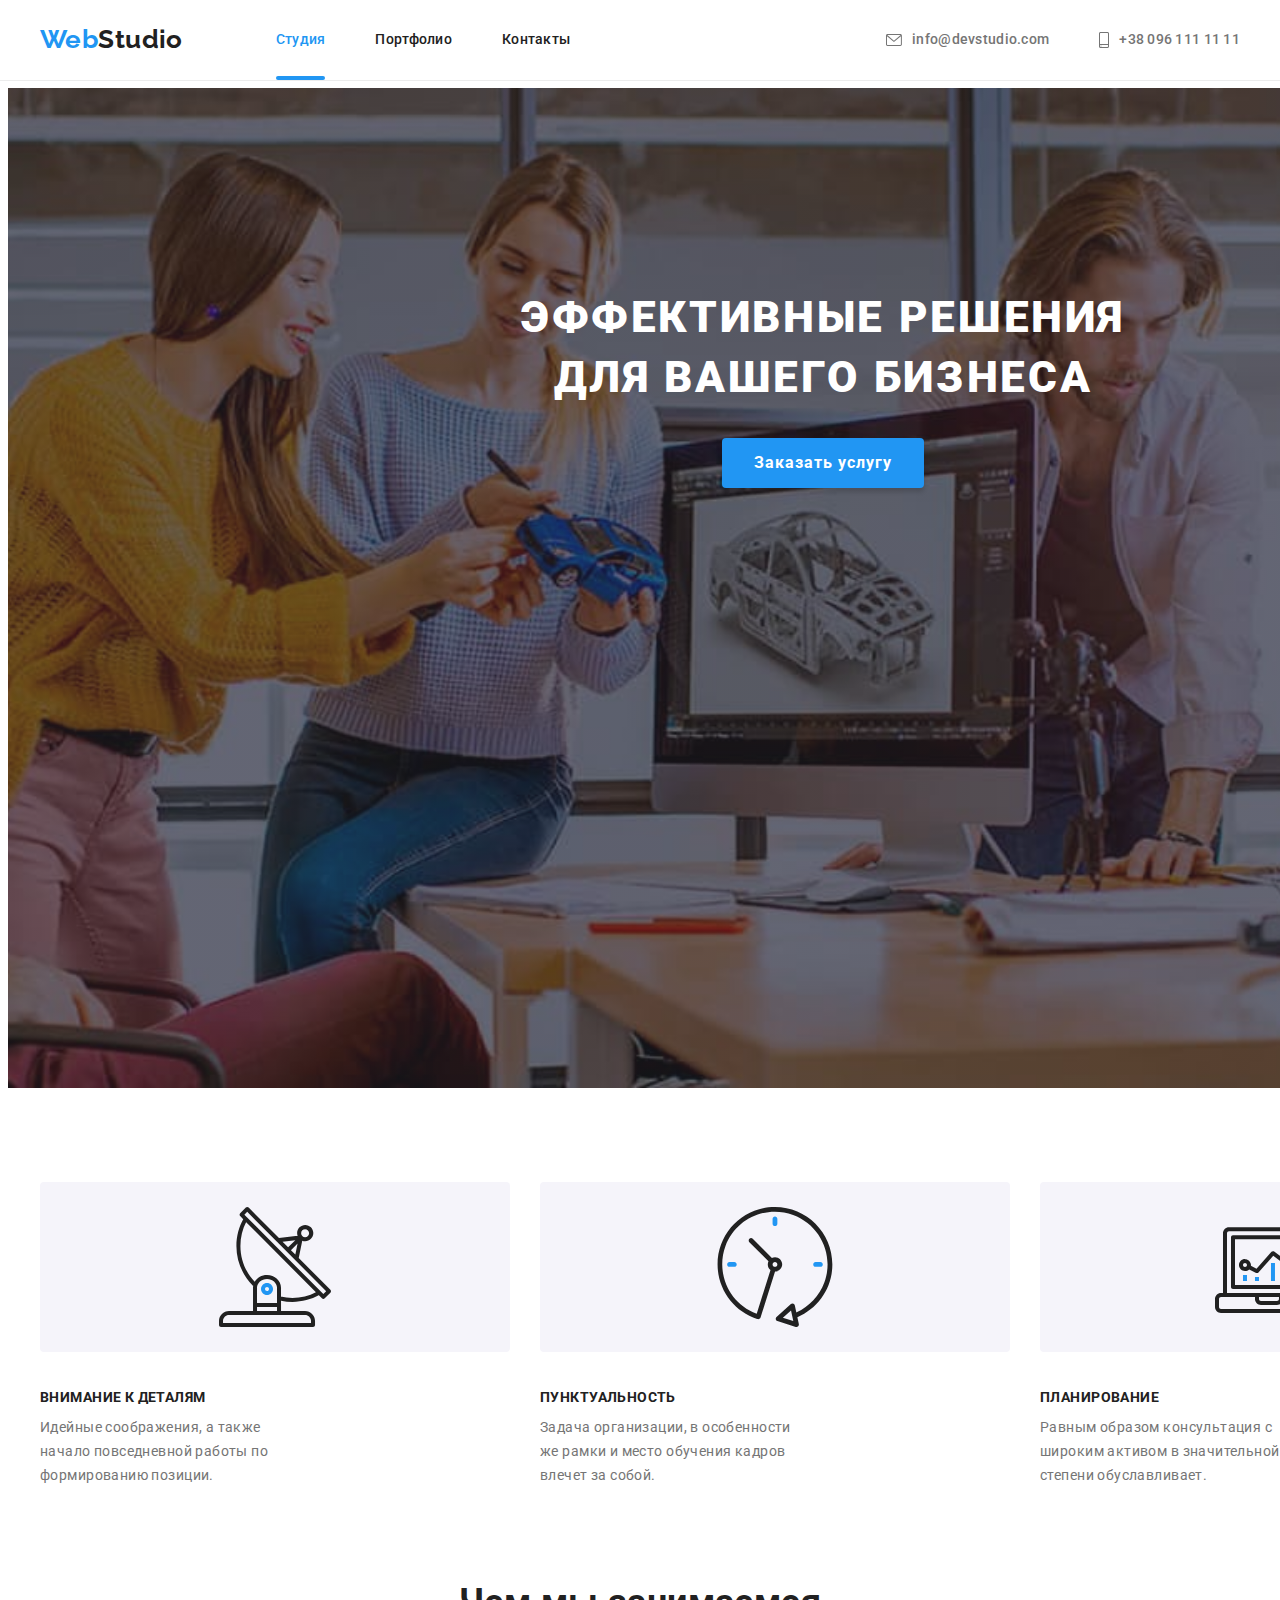
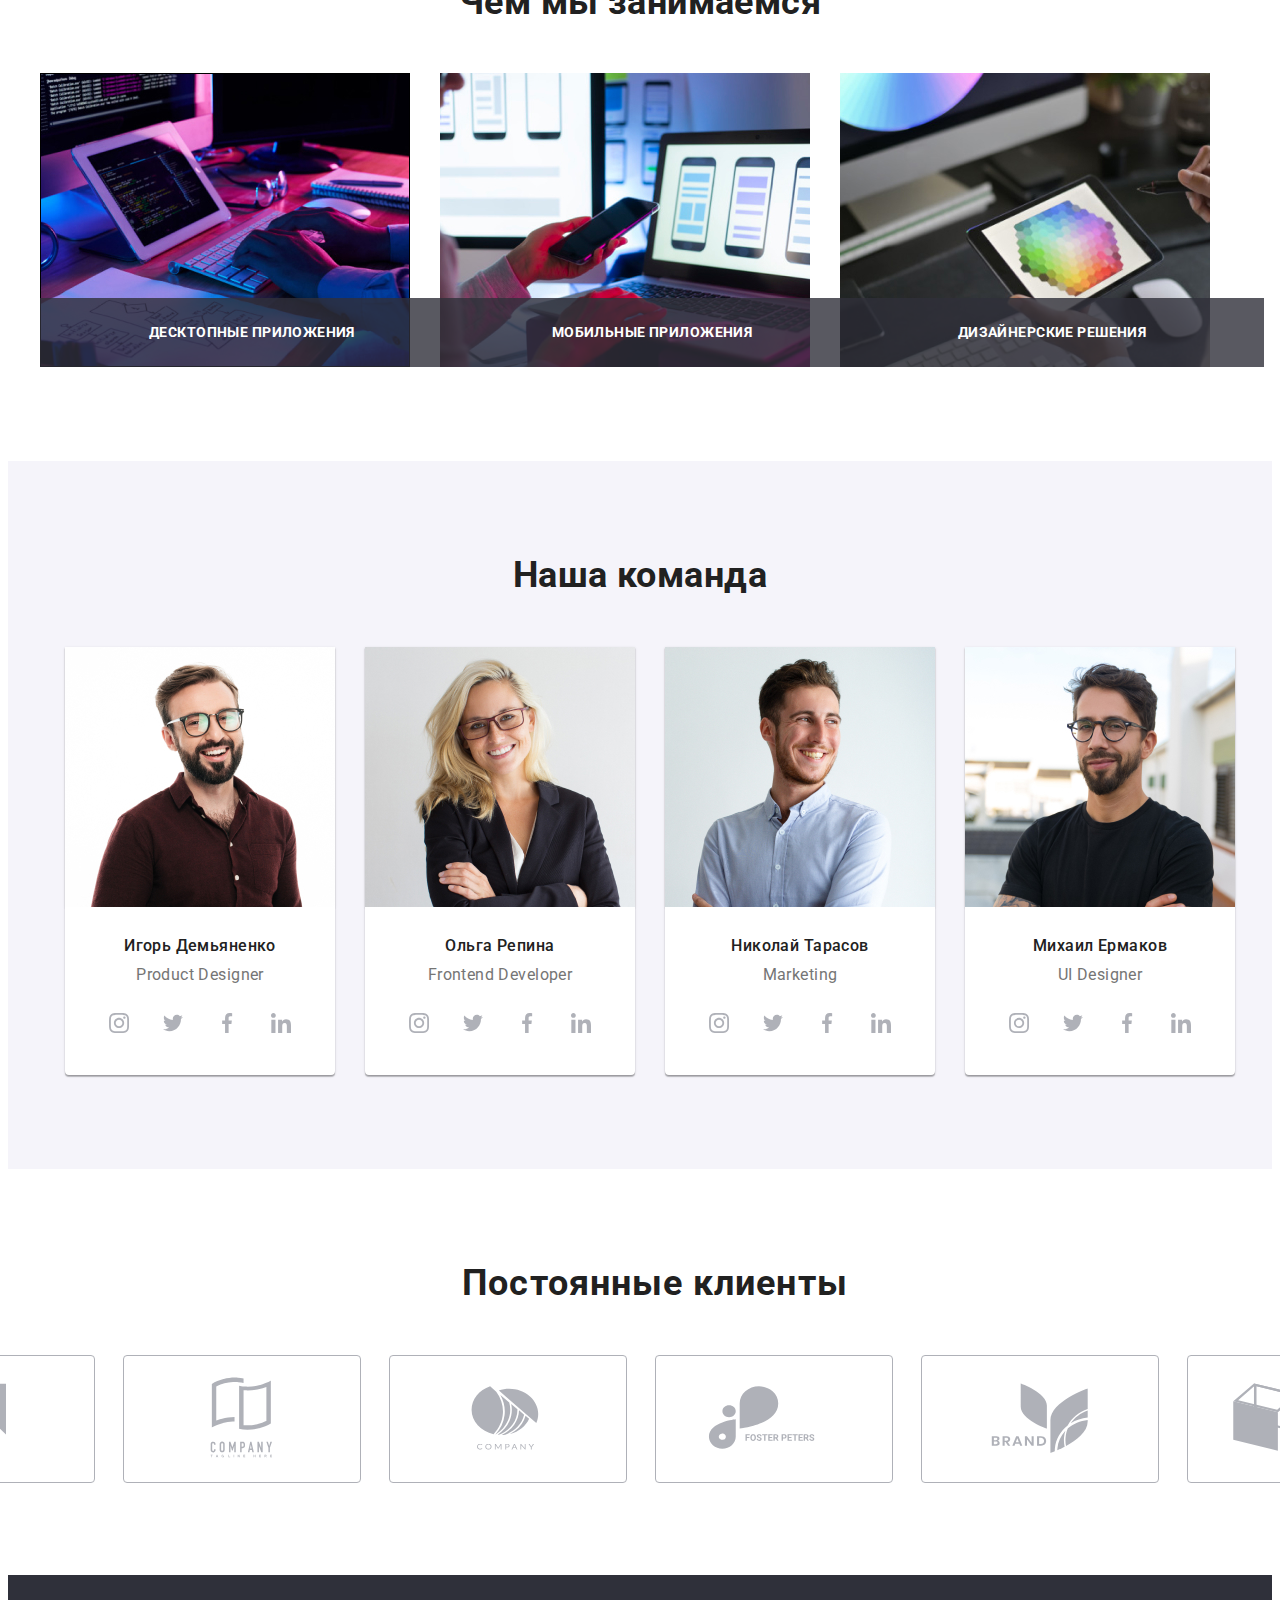
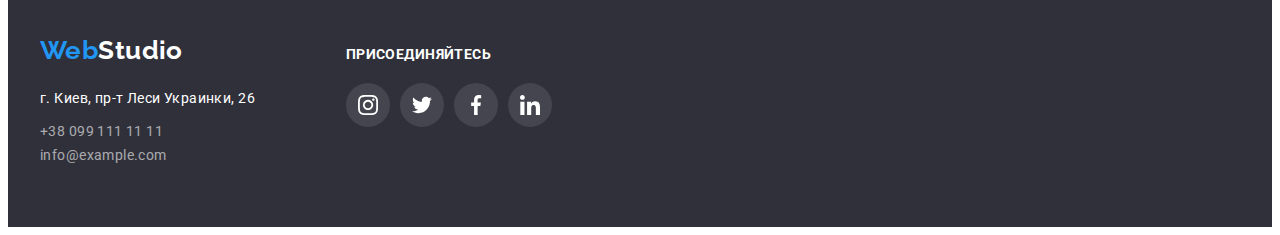
<file: index.html>
<!DOCTYPE html>
<html lang="en">
  <head>
    <meta charset="UTF-8" />
    <meta http-equiv="X-UA-Compatible" content="IE=edge" />
    <meta name="viewport" content="width=device-width, initial-scale=1.0" />
    <title>WebStudio</title>
    <link
      rel="stylesheet"
      href="https://cdnjs.cloudflare.com/ajax/libs/modern-normalize/1.1.0/modern-normalize.min.css"
      integrity="sha512-wpPYUAdjBVSE4KJnH1VR1HeZfpl1ub8YT/NKx4PuQ5NmX2tKuGu6U/JRp5y+Y8XG2tV+wKQpNHVUX03MfMFn9Q=="
      crossorigin="anonymous"
      referrerpolicy="no-referrer"
    />
    <link rel="preconnect" href="https://fonts.googleapis.com" />
    <link rel="preconnect" href="https://fonts.gstatic.com" crossorigin />
    <link
      href="https://fonts.googleapis.com/css2?family=Raleway:wght@700&family=Roboto:wght@400;500;700;900&display=swap"
      rel="stylesheet"
    />
    <link rel="stylesheet" href="./css/styles.css" />
  </head>
  <body>
    <header class="header">
      <div class="container">
        <nav class="header-nav">
          <a href="./index.html" class="logo link">Web</a>
          <ul class="site-nav list">
            <li class="site-nav-item">
              <a href="./index.html" class="link current">Студия</a>
            </li>
            <li class="site-nav-item">
              <a href="./portfolio.html" class="link">Портфолио</a>
            </li>
            <li class="site-nav-item">
              <a href="" class="link">Контакты</a>
            </li>
          </ul>
          <div class="auth-nav">
            <a href="mailto:info@devstudio.com" class="link auth-nav-link">
              <svg class="svg-mail">
                <use href="./images/icons.svg#icon-envelope"></use></svg
              >info@devstudio.com</a
            >
            <a href="tel:+380961111111" class="link auth-nav-link">
              <svg class="svg-tel">
                <use href="./images/icons.svg#icon-smartphone"></use></svg
              >+38 096 111 11 11</a
            >
          </div>
        </nav>
      </div>
    </header>
    <main>
      <section class="hero container">
        <div class="hero-box">
          <h1 class="hero-title">Эффективные решения для вашего бизнеса</h1>
          <button type="button" class="btn-hero">Заказать услугу</button>
        </div>
      </section>
      <section class="section-speciality">
        <div class="container">
          <h2 class="section-title visually-hidden">Особенности</h2>
          <ul class="list speciality">
            <li class="speciality-items">
              <svg>
                <use href="./images/icons.svg#icon-antenna"></use>
              </svg>
              <h3 class="section-title-description">Внимание к деталям</h3>
              <p class="description">
                Идейные соображения, а также начало повседневной работы по
                формированию позиции.
              </p>
            </li>
            <li class="speciality-items">
              <svg>
                <use href="./images/icons.svg#icon-clock"></use>
              </svg>
              <h3 class="section-title-description">Пунктуальность</h3>
              <p class="description">
                Задача организации, в особенности же рамки и место обучения
                кадров влечет за собой.
              </p>
            </li>
            <li class="speciality-items">
              <svg>
                <use href="./images/icons.svg#icon-diagram"></use>
              </svg>
              <h3 class="section-title-description">Планирование</h3>
              <p class="description">
                Равным образом консультация с широким активом в значительной
                степени обуславливает.
              </p>
            </li>
            <li class="speciality-items">
              <svg>
                <use href="./images/icons.svg#icon-astronaut"></use>
              </svg>
              <h3 class="section-title-description">Современные технологии</h3>
              <p class="description">
                Значимость этих проблем настолько очевидна, что реализация
                плановых заданий.
              </p>
            </li>
          </ul>
        </div>
      </section>
      <section class="section-about">
        <div class="container">
          <h2 class="section-title about">Чем мы занимаемся</h2>
          <ul class="list about-list">
            <li class="about-item">
              <img
                src="./images/box_1.jpg"
                alt="Десктопные приложения"
                width="370"
              />
              <span class="about-item-description">Десктопные приложения</span>
            </li>
            <li class="about-item">
              <img
                src="./images/box_2.jpg"
                alt="Мобильные приложения"
                width="370"
              />
              <span class="about-item-description">Мобильные приложения</span>
            </li>
            <li class="about-item">
              <img
                src="./images/box_3.jpg"
                alt="Дизайнерские решения"
                width="370"
              />
              <span class="about-item-description">Дизайнерские решения</span>
            </li>
          </ul>
        </div>
      </section>
      <section class="section our-team">
        <div class="container">
          <h2 class="section-title titel-team">Наша команда</h2>
          <ul class="list soc-team-list">
            <li class="card-team">
              <img src="./images/team_card_1.jpg" alt="Фото_1" width="270" />
              <div class="text-box">
                <h3 class="section-team">Игорь Демьяненко</h3>
                <p class="position">Product Designer</p>
                <ul class="list soc-team-list">
                  <li class="soc-team-item">
                    <a href="" class="link soc-link"
                      ><svg class="soc-team-svg">
                        <use href="./images/icons.svg#icon-instagram"></use>
                      </svg>
                    </a>
                  </li>
                  <li class="soc-team-item">
                    <a href="" class="link soc-link"
                      ><svg class="soc-team-svg">
                        <use href="./images/icons.svg#icon-twitter"></use>
                      </svg>
                    </a>
                  </li>
                  <li class="soc-team-item">
                    <a href="" class="link soc-link"
                      ><svg class="soc-team-svg">
                        <use href="./images/icons.svg#icon-facebook"></use>
                      </svg>
                    </a>
                  </li>
                  <li class="soc-team-item">
                    <a href="" class="link soc-link"
                      ><svg class="soc-team-svg">
                        <use href="./images/icons.svg#icon-linkedin"></use>
                      </svg>
                    </a>
                  </li>
                </ul>
              </div>
            </li>
            <li class="card-team">
              <img src="./images/team_card_2.jpg" alt="Фото_2" width="270" />
              <div class="text-box">
                <h3 class="section-team">Ольга Репина</h3>
                <p class="position">Frontend Developer</p>
                <ul class="list soc-team-list">
                  <li class="soc-team-item">
                    <a href="" class="link soc-link"
                      ><svg class="soc-team-svg">
                        <use href="./images/icons.svg#icon-instagram"></use>
                      </svg>
                    </a>
                  </li>
                  <li class="soc-team-item">
                    <a href="" class="link soc-link"
                      ><svg class="soc-team-svg">
                        <use href="./images/icons.svg#icon-twitter"></use>
                      </svg>
                    </a>
                  </li>
                  <li class="soc-team-item">
                    <a href="" class="link soc-link"
                      ><svg class="soc-team-svg">
                        <use href="./images/icons.svg#icon-facebook"></use>
                      </svg>
                    </a>
                  </li>
                  <li class="soc-team-item">
                    <a href="" class="link soc-link"
                      ><svg class="soc-team-svg">
                        <use href="./images/icons.svg#icon-linkedin"></use>
                      </svg>
                    </a>
                  </li>
                </ul>
              </div>
            </li>
            <li class="card-team">
              <img src="./images/team_card_3.jpg" alt="Фото_3" width="270" />
              <div class="text-box">
                <h3 class="section-team">Николай Тарасов</h3>
                <p class="position">Marketing</p>
                <ul class="list soc-team-list">
                  <li class="soc-team-item">
                    <a href="" class="link soc-link"
                      ><svg class="soc-team-svg">
                        <use href="./images/icons.svg#icon-instagram"></use>
                      </svg>
                    </a>
                  </li>
                  <li class="soc-team-item">
                    <a href="" class="link soc-link"
                      ><svg class="soc-team-svg">
                        <use href="./images/icons.svg#icon-twitter"></use>
                      </svg>
                    </a>
                  </li>
                  <li class="soc-team-item">
                    <a href="" class="link soc-link"
                      ><svg class="soc-team-svg">
                        <use href="./images/icons.svg#icon-facebook"></use>
                      </svg>
                    </a>
                  </li>
                  <li class="soc-team-item">
                    <a href="" class="link soc-link"
                      ><svg class="soc-team-svg">
                        <use href="./images/icons.svg#icon-linkedin"></use>
                      </svg>
                    </a>
                  </li>
                </ul>
              </div>
            </li>
            <li class="card-team">
              <img src="./images/team_card_4.jpg" alt="Фото_4" width="270" />
              <div class="text-box">
                <h3 class="section-team">Михаил Ермаков</h3>
                <p class="position">UI Designer</p>
                <ul class="list soc-team-list">
                  <li class="soc-team-item">
                    <a href="" class="link soc-link"
                      ><svg class="soc-team-svg">
                        <use href="./images/icons.svg#icon-instagram"></use>
                      </svg>
                    </a>
                  </li>
                  <li class="soc-team-item">
                    <a href="" class="link soc-link"
                      ><svg class="soc-team-svg">
                        <use href="./images/icons.svg#icon-twitter"></use>
                      </svg>
                    </a>
                  </li>
                  <li class="soc-team-item">
                    <a href="" class="link soc-link"
                      ><svg class="soc-team-svg">
                        <use href="./images/icons.svg#icon-facebook"></use>
                      </svg>
                    </a>
                  </li>
                  <li class="soc-team-item">
                    <a href="" class="link soc-link"
                      ><svg class="soc-team-svg">
                        <use href="./images/icons.svg#icon-linkedin"></use>
                      </svg>
                    </a>
                  </li>
                </ul>
              </div>
            </li>
          </ul>
        </div>
      </section>
      <section class="regular-client">
        <div class="container">
          <h2 class="regular-client-titel">Постоянные клиенты</h2>
          <ul class="regular-client-list list">
            <li class="regular-client-item">
              <a href="" class="link client-link">
                <svg class="svg-clients">
                  <use href="./images/icons.svg#icon-client1"></use>
                </svg>
              </a>
            </li>
            <li class="regular-client-item">
              <a href="" class="link client-link">
                <svg class="svg-clients">
                  <use href="./images/icons.svg#icon-client2"></use>
                </svg>
              </a>
            </li>
            <li class="regular-client-item">
              <a href="" class="link client-link">
                <svg class="svg-clients">
                  <use href="./images/icons.svg#icon-client3"></use>
                </svg>
              </a>
            </li>
            <li class="regular-client-item">
              <a href="" class="link client-link">
                <svg class="svg-clients">
                  <use href="./images/icons.svg#icon-client4"></use>
                </svg>
              </a>
            </li>
            <li class="regular-client-item">
              <a href="" class="link client-link">
                <svg class="svg-clients">
                  <use href="./images/icons.svg#icon-client5"></use>
                </svg>
              </a>
            </li>
            <li class="regular-client-item">
              <a href="" class="link client-link">
                <svg class="svg-clients">
                  <use href="./images/icons.svg#icon-client6"></use>
                </svg>
              </a>
            </li>
          </ul>
        </div>
      </section>
    </main>
    <footer class="footer">
      <div class="container">
        <div class="footer-box">
          <a href="./index.html" class="logo link">Web</a>
          <address class="address">
            <p class="map">г. Киев, пр-т Леси Украинки, 26</p>
            <a href="tel:+380991111111" class="link">+38 099 111 11 11</a>
            <a href="mailto:info@example.com" class="link">info@example.com</a>
          </address>
        </div>
        <div class="join-box">
          <h2 class="join-titel">присоединяйтесь</h2>
          <ul class="join-list list">
            <li class="join-item">
              <a href="" class="link join-link"
                ><svg class="footer-soc">
                  <use href="./images/icons.svg#icon-instagram"></use>
                </svg>
              </a>
            </li>
            <li class="join-item">
              <a href="" class="link join-link"
                ><svg class="footer-soc">
                  <use href="./images/icons.svg#icon-twitter"></use>
                </svg>
              </a>
            </li>
            <li class="join-item">
              <a href="" class="link join-link"
                ><svg class="footer-soc">
                  <use href="./images/icons.svg#icon-facebook"></use>
                </svg>
              </a>
            </li>
            <li class="join-item">
              <a href="" class="link join-link"
                ><svg class="footer-soc">
                  <use href="./images/icons.svg#icon-linkedin"></use>
                </svg>
              </a>
            </li>
          </ul>
        </div>
      </div>
    </footer>
  </body>
</html>
</file>
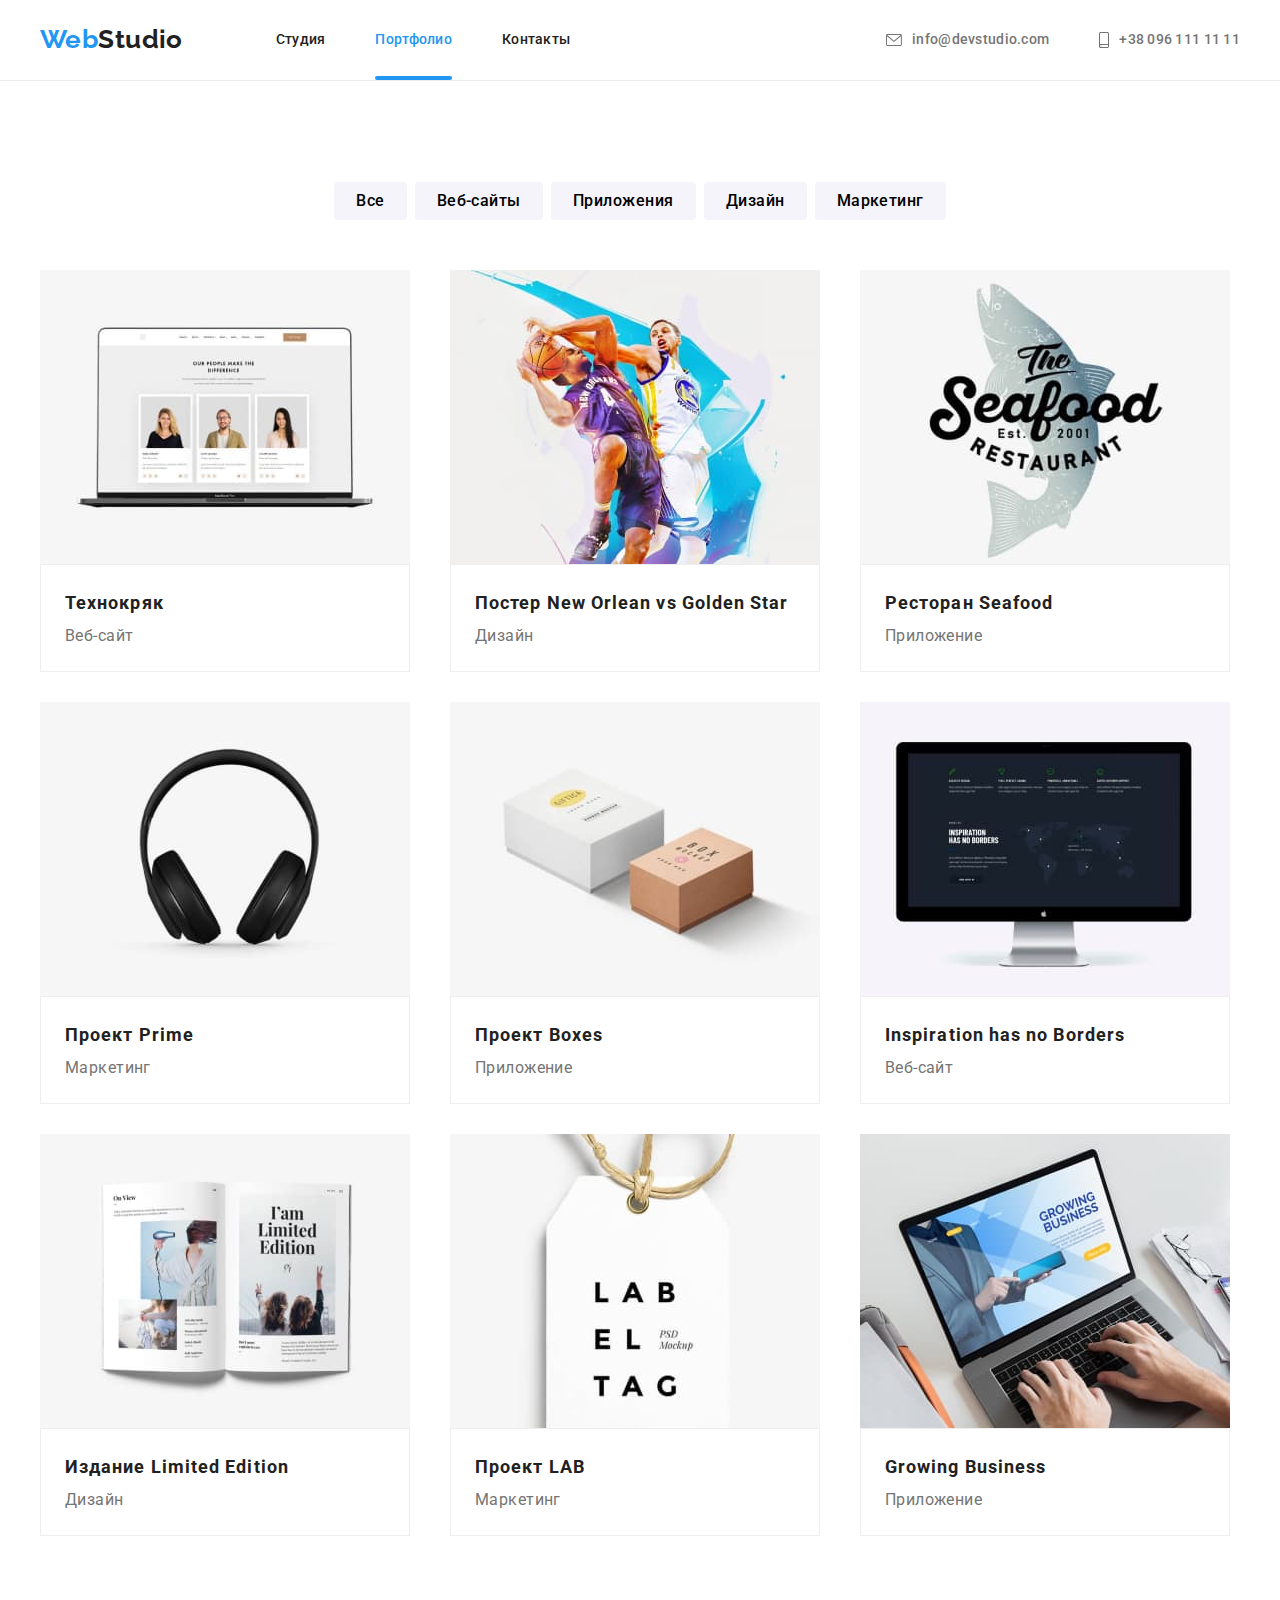
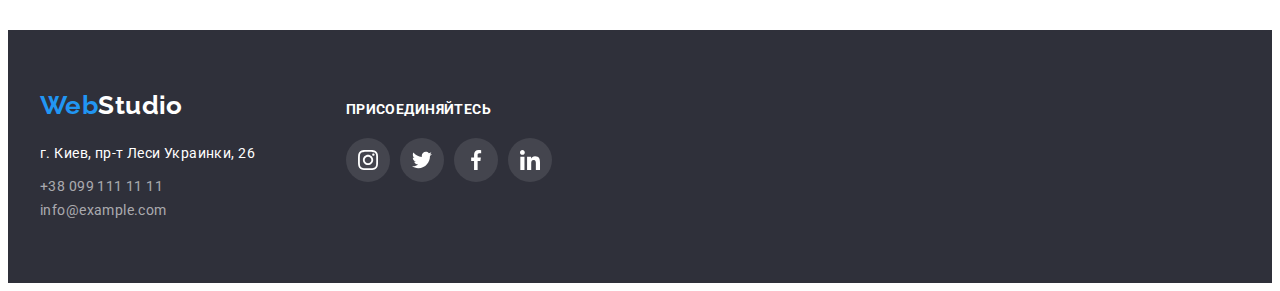
<file: portfolio.html>
<!DOCTYPE html>
<html lang="en">
  <head>
    <meta charset="UTF-8" />
    <meta http-equiv="X-UA-Compatible" content="IE=edge" />
    <meta name="viewport" content="width=device-width, initial-scale=1.0" />
    <title>Portfolio</title>
    <link
      rel="stylesheet"
      href="https://cdnjs.cloudflare.com/ajax/libs/modern-normalize/1.1.0/modern-normalize.min.css"
      integrity="sha512-wpPYUAdjBVSE4KJnH1VR1HeZfpl1ub8YT/NKx4PuQ5NmX2tKuGu6U/JRp5y+Y8XG2tV+wKQpNHVUX03MfMFn9Q=="
      crossorigin="anonymous"
      referrerpolicy="no-referrer"
    />
    <link rel="preconnect" href="https://fonts.googleapis.com" />
    <link rel="preconnect" href="https://fonts.gstatic.com" crossorigin />
    <link
      href="https://fonts.googleapis.com/css2?family=Raleway:wght@700&family=Roboto:wght@400;500;700;900&display=swap"
      rel="stylesheet"
    />
    <link rel="stylesheet" href="./css/styles.css" />
  </head>
  <body>
    <header class="header">
      <div class="container">
        <nav class="header-nav">
          <a href="./index.html" class="logo link">Web</a>
          <ul class="site-nav list">
            <li class="site-nav-item">
              <a href="./index.html" class="link">Студия</a>
            </li>
            <li class="site-nav-item">
              <a href="./portfolio.html" class="link current">Портфолио</a>
            </li>
            <li class="site-nav-item">
              <a href="" class="link">Контакты</a>
            </li>
          </ul>
          <div class="auth-nav">
            <a href="mailto:info@devstudio.com" class="link auth-nav-link">
              <svg class="svg-mail">
                <use href="./images/icons.svg#icon-envelope"></use></svg
              >info@devstudio.com</a
            >
            <a href="tel:+380961111111" class="link auth-nav-link">
              <svg class="svg-tel">
                <use href="./images/icons.svg#icon-smartphone"></use></svg
              >+38 096 111 11 11</a
            >
          </div>
        </nav>
      </div>
    </header>
    <main>
      <section class="section-portfolio">
        <div class="container">
          <h1 class="visually-hidden">Portfolio</h1>
          <ul class="list filter-btn-list">
            <li class="filter-btn-item">
              <button type="button" class="filter-btn">Все</button>
            </li>
            <li class="filter-btn-item">
              <button type="button" class="filter-btn">Веб-сайты</button>
            </li>
            <li class="filter-btn-item">
              <button type="button" class="filter-btn">Приложения</button>
            </li>
            <li class="filter-btn-item">
              <button type="button" class="filter-btn">Дизайн</button>
            </li>
            <li class="filter-btn-item">
              <button type="button" class="filter-btn">Маркетинг</button>
            </li>
          </ul>
          <ul class="list filter-list">
            <li class="filter-item">
              <div class="card-filter">
                <a href="" class="link">
                  <div class="filter-thumb">
                    <img
                      src="./images/project1.jpg"
                      alt="Фото_1"
                      width="370"
                      height="294"
                    />
                    <p class="filtert-description"
                      >Ресурс предлагает комплексные предложения с разным
                      уровнем функционала и сервисов. Все это позволит
                      посетителю получить исчерпывающие сведения о компании или
                      частном лице.</p
                    >
                  </div>

                  <div class="project-filter">
                    <h3 class="section-project">Технокряк</h3>
                    <p class="filter">Веб-сайт</p>
                  </div></a
                >
              </div>
            </li>
            <li class="filter-item">
              <div class="card-filter">
                <a href="" class="link">
                  <div class="filter-thumb">
                    <img
                      src="./images/project2.jpg"
                      alt="Фото_2"
                      width="370"
                      height="294"
                    />
                    <p class="filtert-description"
                      >Ресурс предлагает комплексные предложения с разным
                      уровнем функционала и сервисов. Все это позволит
                      посетителю получить исчерпывающие сведения о компании или
                      частном лице.</p
                    >
                  </div>
                  <div class="project-filter">
                    <h3 class="section-project">
                      Постер New Orlean vs Golden Star
                    </h3>
                    <p class="filter">Дизайн</p>
                  </div>
                </a>
              </div>
            </li>
            <li class="filter-item">
              <div class="card-filter">
                <a href="" class="link">
                  <div class="filter-thumb">
                    <img
                      src="./images/project3.jpg"
                      alt="Фото_3"
                      width="370"
                      height="294"
                    />
                    <p class="filtert-description"
                      >Ресурс предлагает комплексные предложения с разным
                      уровнем функционала и сервисов. Все это позволит
                      посетителю получить исчерпывающие сведения о компании или
                      частном лице.</p
                    >
                  </div>
                  <div class="project-filter">
                    <h3 class="section-project">Ресторан Seafood</h3>
                    <p class="filter">Приложение</p>
                  </div>
                </a>
              </div>
            </li>
            <li class="filter-item">
              <div class="card-filter">
                <a href="" class="link">
                  <div class="filter-thumb">
                    <img
                      src="./images/project4.jpg"
                      alt="Фото_4"
                      width="370"
                      height="294"
                    />
                    <p class="filtert-description"
                      >Ресурс предлагает комплексные предложения с разным
                      уровнем функционала и сервисов. Все это позволит
                      посетителю получить исчерпывающие сведения о компании или
                      частном лице.</p
                    >
                  </div>
                  <div class="project-filter">
                    <h3 class="section-project">Проект Prime</h3>
                    <p class="filter">Маркетинг</p>
                  </div>
                </a>
              </div>
            </li>
            <li class="filter-item">
              <div class="card-filter">
                <a href="" class="link">
                  <div class="filter-thumb">
                    <img
                      src="./images/project5.jpg"
                      alt="Фото_5"
                      width="370"
                      height="294"
                    />
                    <p class="filtert-description"
                      >Ресурс предлагает комплексные предложения с разным
                      уровнем функционала и сервисов. Все это позволит
                      посетителю получить исчерпывающие сведения о компании или
                      частном лице.</p
                    >
                  </div>
                  <div class="project-filter">
                    <h3 class="section-project">Проект Boxes</h3>
                    <p class="filter">Приложение</p>
                  </div>
                </a>
              </div>
            </li>
            <li class="filter-item">
              <div class="card-filter">
                <a href="" class="link">
                  <div class="filter-thumb">
                    <img
                      src="./images/project6.jpg"
                      alt="Фото_6"
                      width="370"
                      height="294"
                    />
                    <p class="filtert-description"
                      >Ресурс предлагает комплексные предложения с разным
                      уровнем функционала и сервисов. Все это позволит
                      посетителю получить исчерпывающие сведения о компании или
                      частном лице.</p
                    >
                  </div>
                  <div class="project-filter">
                    <h3 class="section-project">Inspiration has no Borders</h3>
                    <p class="filter">Веб-сайт</p>
                  </div>
                </a>
              </div>
            </li>
            <li class="filter-item">
              <div class="card-filter">
                <a href="" class="link">
                  <div class="filter-thumb">
                    <img
                      src="./images/project7.jpg"
                      alt="Фото_7"
                      width="370"
                      height="294"
                    />
                    <p class="filtert-description"
                      >Ресурс предлагает комплексные предложения с разным
                      уровнем функционала и сервисов. Все это позволит
                      посетителю получить исчерпывающие сведения о компании или
                      частном лице.</p
                    >
                  </div>
                  <div class="project-filter">
                    <h3 class="section-project">Издание Limited Edition</h3>
                    <p class="filter">Дизайн</p>
                  </div>
                </a>
              </div>
            </li>
            <li class="filter-item">
              <div class="card-filter">
                <a href="" class="link">
                  <div class="filter-thumb">
                    <img
                      src="./images/project8.jpg"
                      alt="Фото_8"
                      width="370"
                      height="294"
                    />
                    <p class="filtert-description"
                      >Ресурс предлагает комплексные предложения с разным
                      уровнем функционала и сервисов. Все это позволит
                      посетителю получить исчерпывающие сведения о компании или
                      частном лице.</p
                    >
                  </div>
                  <div class="project-filter">
                    <h3 class="section-project">Проект LAB</h3>
                    <p class="filter">Маркетинг</p>
                  </div>
                </a>
              </div>
            </li>
            <li class="filter-item">
              <div class="card-filter">
                <a href="" class="link">
                  <div class="filter-thumb">
                    <img
                      src="./images/project9.jpg"
                      alt="Фото_9"
                      width="370"
                      height="294"
                    />
                    <p class="filtert-description"
                      >Ресурс предлагает комплексные предложения с разным
                      уровнем функционала и сервисов. Все это позволит
                      посетителю получить исчерпывающие сведения о компании или
                      частном лице.</p
                    >
                  </div>
                  <div class="project-filter">
                    <h3 class="section-project">Growing Business</h3>
                    <p class="filter">Приложение</p>
                  </div>
                </a>
              </div>
            </li>
          </ul>
        </div>
      </section>
    </main>
    <footer class="footer">
      <div class="container">
        <div class="footer-box">
          <a href="./index.html" class="logo link">Web</a>
          <address class="address">
            <p class="map">г. Киев, пр-т Леси Украинки, 26</p>
            <a href="tel:+380991111111" class="link">+38 099 111 11 11</a>
            <a href="mailto:info@example.com" class="link">info@example.com</a>
          </address>
        </div>
        <div class="join-box">
          <h2 class="join-titel">присоединяйтесь</h2>
          <ul class="join-list list">
            <li class="join-item">
              <a href="" class="link join-link"
                ><svg class="footer-soc">
                  <use href="./images/icons.svg#icon-instagram"></use>
                </svg>
              </a>
            </li>
            <li class="join-item">
              <a href="" class="link join-link"
                ><svg class="footer-soc">
                  <use href="./images/icons.svg#icon-twitter"></use>
                </svg>
              </a>
            </li>
            <li class="join-item">
              <a href="" class="link join-link"
                ><svg class="footer-soc">
                  <use href="./images/icons.svg#icon-facebook"></use>
                </svg>
              </a>
            </li>
            <li class="join-item">
              <a href="" class="link join-link"
                ><svg class="footer-soc">
                  <use href="./images/icons.svg#icon-linkedin"></use>
                </svg>
              </a>
            </li>
          </ul>
        </div>
      </div>
    </footer>
  </body>
</html>
</file>
<file: css/styles.css>
:root {
  --primary-text-color: #757575;
  --secondary-text-color: #ffffff;
  --title-text-color: #212121;
  --accent-color: #2196f3;
}

body {
  background-color: #ffffff;
  color: var(--primary-text-color);

  font-family: 'Roboto', sans-serif;
  letter-spacing: 0.03em;
  font-style: normal;
  font-weight: 400;
  font-size: 14px;
  line-height: 1.71;
  padding-top: 80px;
}

p,
h1,
h2,
h3,
h4,
h5,
h6 {
  margin: 0;
}

ul {
  margin: 0;
  padding-left: 0;
}

img {
  display: block;
}

a {
  color: currentColor;
}

a,
button {
  cursor: pointer;
}

.container {
  width: 1200px;
  margin: 0 auto;
  padding-left: 15px;
  padding-right: 15px;
  /* outline: 1px solid red; */
}

.visually-hidden {
  border: 0;
  clip: rect(0 0 0 0);
  height: auto;
  margin: 0;
  overflow: hidden;
  padding: 0;
  position: absolute;
  width: 1px;
  white-space: nowrap;
}

.link {
  text-decoration: none;
}

.list {
  list-style: none;
}

/*------------------BUTTON------------------*/

.btn-hero {
  background-color: var(--accent-color);
  font-family: 'Roboto';
  font-style: normal;
  font-weight: 700;
  font-size: 16px;
  line-height: 1.88;
  display: flex;
  align-items: center;
  text-align: center;
  letter-spacing: 0.06em;
  color: #ffffff;
  min-width: 200px;
  padding: 10px 32px;
  margin: 0 auto;
  box-shadow: 0px 4px 4px rgba(0, 0, 0, 0.15);
  border: transparent;
  border-radius: 4px;
}

.filter-btn {
  font-family: 'Roboto';
  font-weight: 500;
  font-size: 16px;
  line-height: 1.6;
  text-align: center;
  letter-spacing: 0.03em;
  cursor: pointer;
  border-radius: 4px;
  border-style: none;
  background: #f5f4fa;
  display: block;
  border-radius: 4px;
  padding: 6px 22px;

  transition: background-color 250ms cubic-bezier(0.4, 0, 0.2, 1),
    color 250ms cubic-bezier(0.4, 0, 0.2, 1);
}

.filter-btn:hover,
.filter-btn:focus {
  background-color: var(--accent-color);
  color: var(--secondary-text-color);

  box-shadow: 0px 3px 1px rgba(0, 0, 0, 0.1), 0px 1px 2px rgba(0, 0, 0, 0.08),
    0px 2px 2px rgba(0, 0, 0, 0.12);
  border-radius: 4px;
}

/*------------------HEADER------------------*/

.site-nav li:not(:last-child) {
  margin-right: 50px;
}

.header {
  position: fixed;
  z-index: 1;
  top: 0;
  left: 0;
  width: 100%;
  background-color: #ffffff;
  padding-top: 24px;
  padding-bottom: 25px;
  border-bottom: 1px solid #ececec;
}

.header-nav {
  display: flex;
  align-items: center;
}

.auth-nav {
  display: flex;
  margin-left: auto;
}

.auth-nav .link {
  margin-left: 50px;
}

.site-nav {
  display: flex;
}

.site-nav-item {
  position: relative;
}

.site-nav .link,
.auth-nav .link {
  font-weight: 500;
  font-size: 14px;
  line-height: 1.14;
  font-style: normal;
  letter-spacing: 0.02em;
}

.svg-tel {
  width: 10px;
  height: 16px;
  margin-right: 10px;
  fill: currentColor;
}

.svg-mail {
  width: 16px;
  height: 12px;
  margin-right: 10px;
  fill: currentColor;

  transition: fill 250ms cubic-bezier(0.4, 0, 0.2, 1);
}

.site-nav .link {
  color: var(--title-text-color);
}
.auth-nav .link {
  color: var(--primary-text-color);
}

.site-nav .link.current {
  color: var(--accent-color);
}

.current::before {
  content: '';
  position: absolute;
  bottom: -28px;
  display: block;
  width: 100%;
  height: 4px;
  border-radius: 4px;
  background-color: var(--accent-color);
}
.auth-nav-link {
  display: flex;
  align-items: center;
  justify-content: center;
  color: var(--accent-color);

  transition: color 250ms cubic-bezier(0.4, 0, 0.2, 1);
}

.address .link:hover,
.address .link:focus,
.site-nav .link:hover,
.auth-nav .link:hover,
.site-nav .link:focus,
.auth-nav .link:focus {
  color: var(--accent-color);
}

/*------------------LOGO------------------*/

.logo {
  font-family: 'Raleway';
  font-style: normal;
  font-weight: 700;
  font-size: 26px;
  line-height: 1.2;
  color: var(--accent-color);
  margin-right: 93px;

  transition: color 250ms cubic-bezier(0.4, 0, 0.2, 1);
}

footer .logo:focus,
footer .logo:hover {
  color: var(--secondary-text-color);
}
footer .logo::after {
  content: 'Studio';
  color: var(--secondary-text-color);

  transition: color 250ms cubic-bezier(0.4, 0, 0.2, 1);
}

footer .logo:focus::after,
footer .logo:hover::after {
  color: var(--accent-color);
}

header .logo::after {
  content: 'Studio';
  color: var(--title-text-color);

  transition: color 250ms cubic-bezier(0.4, 0, 0.2, 1);
}
header .logo:focus,
header .logo:hover {
  color: var(--title-text-color);
}

header .logo:focus::after,
header .logo:hover::after {
  color: var(--accent-color);
}

/*------------------HERO------------------*/

.hero {
  padding-top: 200px;
  padding-bottom: 200px;
  background-color: #2f303a;
  text-align: center;
  background-image: linear-gradient(
      rgba(47, 48, 58, 0.4),
      rgba(47, 48, 58, 0.4)
    ),
    url(../images/background-img.jpg);
  height: 600px;
  width: 1600px;
  background-repeat: no-repeat;
  background-position: center;
  background-size: cover;
}

.hero-title {
  font-weight: 900;
  font-size: 44px;
  line-height: 1.36;
  letter-spacing: 0.06em;
  text-transform: uppercase;
  color: var(--secondary-text-color);
  max-width: 696px;
  margin: 0 auto 30px;
}

/*------------------SPECIALITY------------------*/

.section-title {
  font-weight: 700;
  font-size: 36px;
  line-height: 1.16;
  text-align: center;

  color: var(--title-text-color);
}

.section-speciality {
  padding-top: 94px;
  padding-bottom: 94px;
}

.section-title-description {
  font-weight: 700;
  font-size: 14px;
  line-height: 1.14;
  text-transform: uppercase;
  color: var(--title-text-color);
  max-width: 270px;
  margin-bottom: 10px;
}

.description {
  font-weight: 400;
  font-size: 14px;
  line-height: 1.71;
  max-width: 270px;
}

.speciality {
  display: flex;
  margin-right: -30px;
}

.speciality-items {
  width: calc(100% / 4- 30px);
  margin-right: 30px;
}

.speciality-items svg {
  width: 270px;
  height: 120px;
  padding: 25px 100px;
  margin-bottom: 30px;
  background-color: #f5f4fa;
  border-radius: 4px;
}

/*------------------ABOUT------------------*/

.about {
  margin-bottom: 50px;
}
.section-about {
  padding-bottom: 94px;
}

.about-list {
  display: flex;
  margin-right: -30;
}

.about-item {
  width: calc(100% / 3- 30px);
  margin-right: 30px;
  position: relative;
}

.about-item-description {
  position: absolute;
  bottom: 0;
  display: block;
  width: 100%;
  padding: 27px;
  background-color: rgba(47, 48, 58, 0.8);
  font-weight: 700;
  font-size: 14px;
  line-height: 1.14;
  text-align: center;
  letter-spacing: 0.03em;
  text-transform: uppercase;
  color: #ffffff;
}

/*------------------OUR-TEAM------------------*/

.our-team {
  background-color: #f5f4fa;
  padding-top: 94px;
  padding-bottom: 94px;
}

.team-list {
  display: flex;
  margin-left: -30px;
}

.titel-team {
  margin-bottom: 50px;
}

.card-team {
  display: block;
  max-width: 270px;
  text-align: center;
  border-radius: 0px 0px 4px 4px;
  width: calc(100% / 4 - 30px);
  margin-left: 30px;
}

.card-team img {
  box-shadow: 0px 1px 3px rgba(0, 0, 0, 0.12), 0px 1px 1px rgba(0, 0, 0, 0.14),
    0px 2px 1px rgba(0, 0, 0, 0.2);
}

.text-box {
  padding-top: 30px;
  padding-bottom: 30px;
  width: 270px;
  background: var(--secondary-text-color);
  border-radius: 0px 0px 4px 4px;
  box-shadow: 0px 1px 3px rgba(0, 0, 0, 0.12), 0px 1px 1px rgba(0, 0, 0, 0.14),
    0px 2px 1px rgba(0, 0, 0, 0.2);
}

.section-team {
  font-weight: 500;
  font-size: 16px;
  line-height: 1.18;
  text-align: center;
  color: var(--title-text-color);
  margin-bottom: 10px;
}

.position {
  font-weight: 400;
  font-size: 16px;
  line-height: 1.18;
  text-align: center;
  margin-bottom: 16px;
}

.soc-team-list {
  display: flex;
  align-items: center;
  justify-content: center;
  margin-left: -10px;
}

.soc-team-item {
  width: 44px;
  height: 44px;
  margin-left: 10px;
}

.soc-team-svg {
  display: flex;
  align-items: center;
  justify-content: center;
  height: 20px;
  width: 20px;
}

.soc-team-svg {
  fill: currentColor;
}

.soc-link {
  display: flex;
  align-items: center;
  justify-content: center;
  width: 100%;
  height: 100%;
  border-radius: 50%;
  color: #afb1b8;

  transition: color 250ms cubic-bezier(0.4, 0, 0.2, 1),
    background-color 250ms cubic-bezier(0.4, 0, 0.2, 1);
}

.soc-link:hover,
.soc-link:focus {
  color: var(--secondary-text-color);
  background-color: var(--accent-color);
}

/*------------------REGULAR-CLIENT------------------*/

.regular-client-titel {
  font-weight: 700;
  font-size: 36px;
  line-height: 1.16;
  text-align: center;
  letter-spacing: 0.03em;
  color: var(--title-text-color);

  margin-bottom: 50px;
}

.svg-clients {
  width: 170px;
  height: 92px;
  padding: 16px 32px;
}

.client-link {
  display: flex;
  align-items: center;
  justify-content: center;
  width: 100%;
  height: 100%;
  color: #afb1b8;
  border: 1px solid #afb1b8;
  border-radius: 4px;
  fill: currentColor;

  transition: color 250ms cubic-bezier(0.4, 0, 0.2, 1),
    border 250ms cubic-bezier(0.4, 0, 0.2, 1);
}

.regular-client {
  padding-top: 94px;
  padding-bottom: 94px;
  margin-right: -30px;
}

.regular-client-item {
  flex-basis: calc(100% / 6 - 30px);
  margin-right: 30px;
}

.regular-client-list {
  display: flex;
  justify-content: center;
}

.client-link:hover,
.client-link:focus {
  color: var(--accent-color);
  border: 1px solid var(--accent-color);
}

/*------------------PORTFOLIO------------------*/

.filter-btn-list {
  margin-bottom: 50px;
  display: flex;
  justify-content: center;
}

.filter-btn-item:not(:last-child) {
  margin-right: 8px;
}

.filter-item {
  display: flex;
  background: var(--secondary-text-color);
  flex-basis: calc(100% / 3 - 30px);
  margin-left: 30px;
  margin-bottom: 30px;
}

.section-project {
  font-weight: 700;
  font-size: 18px;
  line-height: 2;
  letter-spacing: 0.06em;
  color: var(--title-text-color);
}

.filter {
  font-weight: 400;
  font-size: 16px;
  line-height: 1.88;
}

.project-filter {
  border: 1px solid #eeeeee;
  padding: 20px 24px;
  flex-basis: 322px;
}

.filter-list {
  display: flex;
  flex-wrap: wrap;
  margin-left: -30px;
  margin-bottom: -30px;
}

.section-portfolio {
  padding-top: 94px;
  padding-bottom: 94px;
}

.card-filter a {
  display: block;
}

.card-filter a:focus,
.card-filter a:hover {
  box-shadow: 0px 1px 1px rgba(0, 0, 0, 0.12), 0px 4px 4px rgba(0, 0, 0, 0.06),
    1px 4px 6px rgba(0, 0, 0, 0.16);
}

.filter-thumb {
  position: relative;
  overflow: hidden;
}

.filter-thumb::before {
  content: '';
  position: absolute;
  display: block;
  height: 100%;
  width: 100%;
  top: 0;
  left: 0;
  background: rgba(33, 150, 243, 0.9);

  transition: transform 250ms cubic-bezier(0.4, 0, 0.2, 1);
  transform: translateY(100%);
  opacity: 0;
}

.card-filter a:focus .filter-thumb::before,
.card-filter a:focus .filtert-description,
.card-filter a:hover .filter-thumb::before,
.card-filter a:hover .filtert-description {
  opacity: 1;
  transform: translateY(0);
}

.filtert-description {
  position: absolute;
  top: 0;
  left: 0;

  padding: 63px 24px;
  font-weight: 400;
  font-size: 18px;
  line-height: 1.55;
  letter-spacing: 0.03em;
  color: var(--secondary-text-color);

  opacity: 0;
  transition: transform 250ms cubic-bezier(0.4, 0, 0.2, 1);
  transform: translateY(100%);
}

/*------------------FOOTER------------------*/

.footer {
  background-color: #2f303a;
  padding: 60px 0px;
}

.address {
  font-style: normal;
  font-weight: 400;
  font-size: 14px;
  line-height: 1.71;
  max-width: 231px;
  margin-top: 20px;
}
.address a {
  color: rgba(255, 255, 255, 0.6);
  margin-bottom: 9px;
}

.map {
  font-weight: 400;
  font-style: normal;
  font-size: 14px;
  line-height: 1.71;
  color: var(--secondary-text-color);
  margin-bottom: 9px;
}

.footer .container {
  display: flex;
}

.join-list {
  display: flex;
  justify-content: center;
}

.join-box {
  align-items: center;
  justify-content: center;
  margin-left: 70px;
  margin-top: 12px;
}

.join-item {
  cursor: pointer;
  width: 44px;
  height: 44px;
  margin-left: 10px;
}

.join-item:first-child {
  margin-left: 0;
}

.join-link {
  display: flex;
  align-items: center;
  justify-content: center;
  width: 100%;
  height: 100%;
  border-radius: 50%;
  background-color: rgba(255, 255, 255, 0.1);

  transition: background-color 250ms cubic-bezier(0.4, 0, 0.2, 1);
}

.join-link:hover,
.join-link:focus {
  background-color: var(--accent-color);
}

.footer-soc {
  display: flex;
  fill: var(--secondary-text-color);
  width: 20px;
  height: 20px;
}

.join-titel {
  font-weight: 700;
  font-size: 14px;
  line-height: 1.14;
  letter-spacing: 0.03em;
  text-transform: uppercase;
  color: var(--secondary-text-color);
  margin-bottom: 20px;
}
</file>
